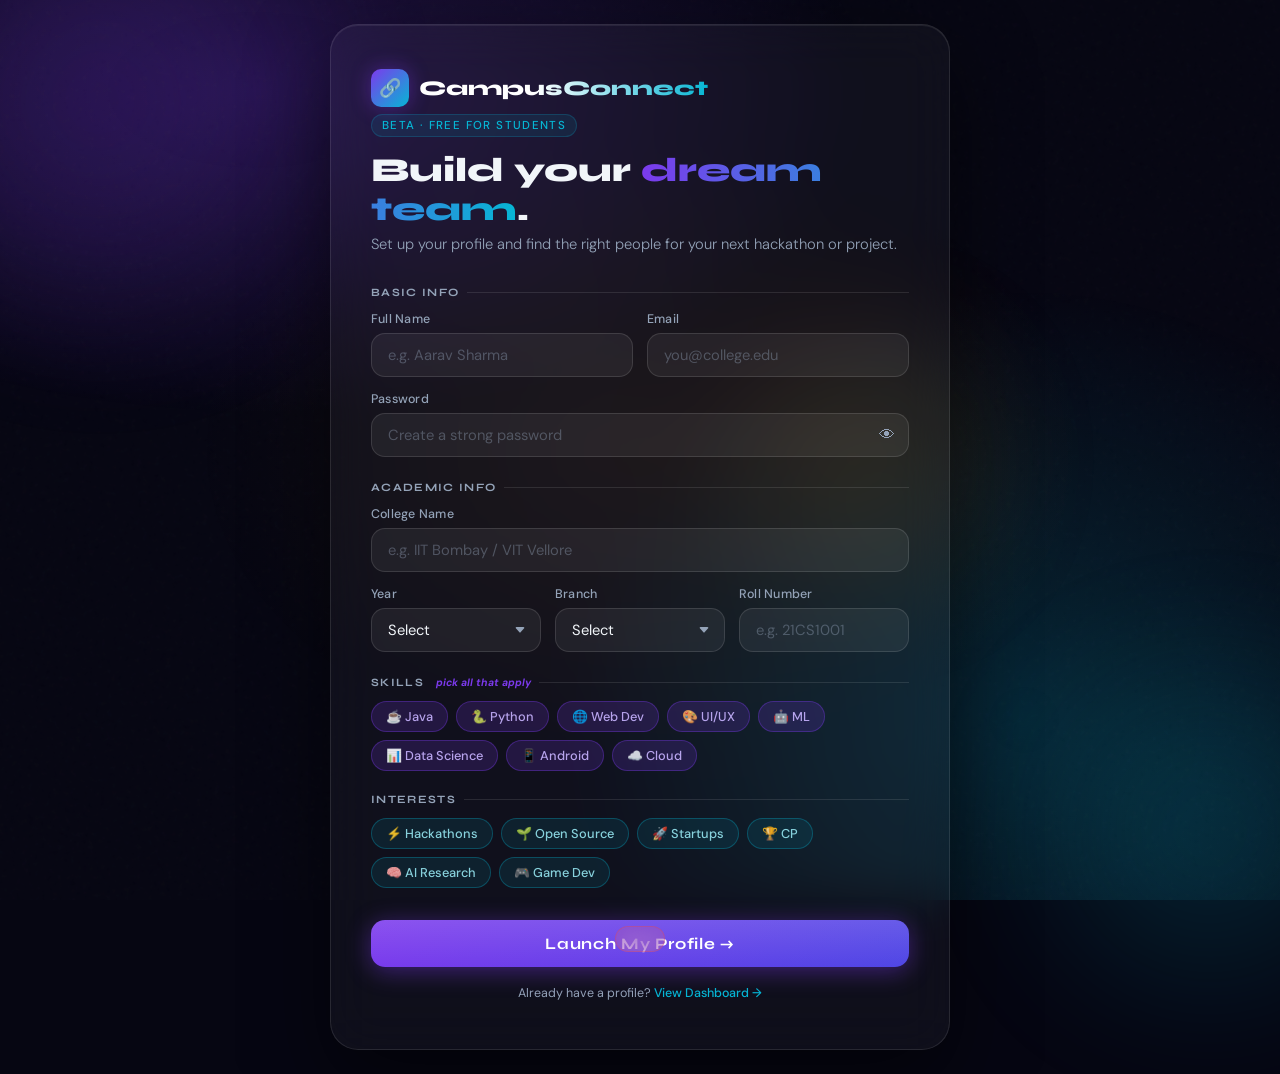
<file: login.html>
<!DOCTYPE html>
<html lang="en">
<head>
  <meta charset="UTF-8" />
  <meta name="viewport" content="width=device-width, initial-scale=1.0"/>
  <title>CampusConnect — Find Your Team</title>
  <link href="https://fonts.googleapis.com/css2?family=Syne:wght@400;600;700;800&family=DM+Sans:ital,wght@0,300;0,400;0,500;1,300&display=swap" rel="stylesheet"/>
  <style>
    *, *::before, *::after { box-sizing: border-box; margin: 0; padding: 0; }

    :root {
      --bg: #060612;
      --card: rgba(255,255,255,0.04);
      --border: rgba(255,255,255,0.10);
      --accent1: #7c3aed;
      --accent2: #06b6d4;
      --accent3: #f59e0b;
      --text: #f1f5f9;
      --muted: #94a3b8;
      --input-bg: rgba(255,255,255,0.06);
      --input-border: rgba(255,255,255,0.12);
      --input-focus: rgba(124,58,237,0.5);
      --radius: 14px;
      --tag-bg: rgba(124,58,237,0.18);
      --tag-active: rgba(124,58,237,0.55);
      --tag-border: rgba(124,58,237,0.35);
    }

    html { scroll-behavior: smooth; }

    body {
      font-family: 'DM Sans', sans-serif;
      background: var(--bg);
      color: var(--text);
      min-height: 100vh;
      display: flex;
      align-items: center;
      justify-content: center;
      padding: 24px 16px;
      position: relative;
      overflow-x: hidden;
    }

    /* Animated mesh background */
    body::before {
      content: '';
      position: fixed;
      inset: 0;
      background:
        radial-gradient(ellipse 80% 60% at 20% 10%, rgba(124,58,237,0.22) 0%, transparent 60%),
        radial-gradient(ellipse 60% 80% at 80% 80%, rgba(6,182,212,0.18) 0%, transparent 60%),
        radial-gradient(ellipse 50% 50% at 50% 50%, rgba(245,158,11,0.06) 0%, transparent 70%);
      pointer-events: none;
      z-index: 0;
    }

    /* Noise overlay */
    body::after {
      content: '';
      position: fixed;
      inset: 0;
      background-image: url("data:image/svg+xml,%3Csvg viewBox='0 0 200 200' xmlns='http://www.w3.org/2000/svg'%3E%3Cfilter id='n'%3E%3CfeTurbulence type='fractalNoise' baseFrequency='0.75' numOctaves='4' stitchTiles='stitch'/%3E%3C/filter%3E%3Crect width='100%25' height='100%25' filter='url(%23n)' opacity='0.04'/%3E%3C/svg%3E");
      pointer-events: none;
      z-index: 0;
      opacity: 0.5;
    }

    /* Floating orbs */
    .orb {
      position: fixed;
      border-radius: 50%;
      filter: blur(80px);
      opacity: 0.15;
      pointer-events: none;
      z-index: 0;
      animation: drift 12s ease-in-out infinite alternate;
    }
    .orb1 { width: 400px; height: 400px; background: var(--accent1); top: -100px; left: -100px; animation-duration: 14s; }
    .orb2 { width: 300px; height: 300px; background: var(--accent2); bottom: -80px; right: -80px; animation-duration: 10s; }
    .orb3 { width: 200px; height: 200px; background: var(--accent3); top: 40%; left: 60%; animation-duration: 18s; }

    @keyframes drift {
      from { transform: translate(0, 0) scale(1); }
      to   { transform: translate(30px, 20px) scale(1.08); }
    }

    /* Card */
    .card {
      position: relative;
      z-index: 1;
      width: 100%;
      max-width: 620px;
      background: var(--card);
      border: 1px solid var(--border);
      border-radius: 28px;
      backdrop-filter: blur(24px);
      -webkit-backdrop-filter: blur(24px);
      padding: 44px 40px 48px;
      box-shadow: 0 32px 80px rgba(0,0,0,0.5), inset 0 1px 0 rgba(255,255,255,0.07);
      animation: slideUp 0.6s cubic-bezier(0.22,1,0.36,1) both;
    }
    @keyframes slideUp {
      from { opacity: 0; transform: translateY(40px); }
      to   { opacity: 1; transform: translateY(0); }
    }

    /* Logo / Header */
    .logo {
      display: flex;
      align-items: center;
      gap: 10px;
      margin-bottom: 6px;
    }
    .logo-icon {
      width: 38px; height: 38px;
      background: linear-gradient(135deg, var(--accent1), var(--accent2));
      border-radius: 10px;
      display: flex; align-items: center; justify-content: center;
      font-size: 18px;
      box-shadow: 0 0 20px rgba(124,58,237,0.4);
    }
    .logo-text {
      font-family: 'Syne', sans-serif;
      font-weight: 800;
      font-size: 1.3rem;
      background: linear-gradient(90deg, #fff 40%, var(--accent2));
      -webkit-background-clip: text;
      -webkit-text-fill-color: transparent;
      background-clip: text;
    }

    .header-tag {
      display: inline-block;
      font-size: 0.72rem;
      font-weight: 500;
      letter-spacing: 0.12em;
      text-transform: uppercase;
      color: var(--accent2);
      background: rgba(6,182,212,0.1);
      border: 1px solid rgba(6,182,212,0.2);
      border-radius: 99px;
      padding: 3px 10px;
      margin-bottom: 14px;
    }

    h1 {
      font-family: 'Syne', sans-serif;
      font-size: clamp(1.6rem, 4vw, 2.1rem);
      font-weight: 800;
      line-height: 1.15;
      margin-bottom: 6px;
    }
    h1 span {
      background: linear-gradient(90deg, var(--accent1), var(--accent2));
      -webkit-background-clip: text;
      -webkit-text-fill-color: transparent;
      background-clip: text;
    }

    .subtitle {
      font-size: 0.92rem;
      color: var(--muted);
      margin-bottom: 32px;
      font-weight: 300;
    }

    /* Section label */
    .section-label {
      font-family: 'Syne', sans-serif;
      font-size: 0.7rem;
      font-weight: 700;
      text-transform: uppercase;
      letter-spacing: 0.12em;
      color: var(--muted);
      margin: 24px 0 12px;
      display: flex;
      align-items: center;
      gap: 8px;
    }
    .section-label::after {
      content: '';
      flex: 1;
      height: 1px;
      background: var(--border);
    }

    /* Grid */
    .grid-2 { display: grid; grid-template-columns: 1fr 1fr; gap: 14px; }
    .grid-3 { display: grid; grid-template-columns: 1fr 1fr 1fr; gap: 14px; }

    /* Input group */
    .field { display: flex; flex-direction: column; gap: 6px; }
    label {
      font-size: 0.78rem;
      font-weight: 500;
      color: var(--muted);
      letter-spacing: 0.02em;
    }

    input, select {
      background: var(--input-bg);
      border: 1px solid var(--input-border);
      border-radius: var(--radius);
      color: var(--text);
      font-family: 'DM Sans', sans-serif;
      font-size: 0.92rem;
      padding: 11px 16px;
      outline: none;
      transition: border-color 0.2s, box-shadow 0.2s, background 0.2s;
      width: 100%;
    }
    input::placeholder { color: rgba(148,163,184,0.4); }
    input:focus, select:focus {
      border-color: var(--accent1);
      box-shadow: 0 0 0 3px var(--input-focus);
      background: rgba(255,255,255,0.08);
    }
    select {
      appearance: none;
      background-image: url("data:image/svg+xml,%3Csvg xmlns='http://www.w3.org/2000/svg' width='12' height='12' fill='%2394a3b8' viewBox='0 0 16 16'%3E%3Cpath d='M7.247 11.14L2.451 5.658C1.885 5.013 2.345 4 3.204 4h9.592a1 1 0 0 1 .753 1.659l-4.796 5.48a1 1 0 0 1-1.506 0z'/%3E%3C/svg%3E");
      background-repeat: no-repeat;
      background-position: right 14px center;
      cursor: pointer;
    }
    select option { background: #1e1b4b; color: #fff; }

    /* Password wrapper */
    .pw-wrap { position: relative; }
    .pw-wrap input { padding-right: 44px; }
    .pw-toggle {
      position: absolute;
      right: 14px;
      top: 50%;
      transform: translateY(-50%);
      background: none;
      border: none;
      color: var(--muted);
      cursor: pointer;
      font-size: 1rem;
      padding: 0;
      line-height: 1;
      transition: color 0.2s;
    }
    .pw-toggle:hover { color: var(--text); }

    /* Tags multi-select */
    .tags-wrap {
      display: flex;
      flex-wrap: wrap;
      gap: 8px;
    }
    .tag {
      cursor: pointer;
      user-select: none;
      font-size: 0.8rem;
      font-weight: 500;
      padding: 6px 14px;
      border-radius: 99px;
      border: 1px solid var(--tag-border);
      background: var(--tag-bg);
      color: rgba(200,180,255,0.9);
      transition: all 0.18s;
    }
    .tag:hover { background: rgba(124,58,237,0.35); transform: translateY(-1px); }
    .tag.active {
      background: var(--tag-active);
      border-color: rgba(167,139,250,0.6);
      color: #fff;
      box-shadow: 0 0 12px rgba(124,58,237,0.35);
    }

    /* Interest tags — teal accent */
    .interest-tag {
      border-color: rgba(6,182,212,0.3);
      background: rgba(6,182,212,0.10);
      color: rgba(150,230,240,0.9);
    }
    .interest-tag:hover { background: rgba(6,182,212,0.25); }
    .interest-tag.active {
      background: rgba(6,182,212,0.38);
      border-color: rgba(6,182,212,0.7);
      color: #fff;
      box-shadow: 0 0 12px rgba(6,182,212,0.3);
    }

    /* CTA Button */
    .btn {
      width: 100%;
      margin-top: 32px;
      padding: 14px;
      border: none;
      border-radius: var(--radius);
      font-family: 'Syne', sans-serif;
      font-size: 1rem;
      font-weight: 700;
      letter-spacing: 0.04em;
      cursor: pointer;
      position: relative;
      overflow: hidden;
      background: linear-gradient(135deg, var(--accent1) 0%, #4f46e5 50%, var(--accent2) 100%);
      background-size: 200% 200%;
      color: #fff;
      transition: transform 0.18s, box-shadow 0.18s;
      box-shadow: 0 4px 24px rgba(124,58,237,0.45);
      animation: gradShift 4s ease infinite;
    }
    @keyframes gradShift {
      0%   { background-position: 0% 50%; }
      50%  { background-position: 100% 50%; }
      100% { background-position: 0% 50%; }
    }
    .btn:hover { transform: translateY(-2px); box-shadow: 0 8px 32px rgba(124,58,237,0.55); }
    .btn:active { transform: translateY(0); }
    .btn::after {
      content: '';
      position: absolute;
      inset: 0;
      background: linear-gradient(180deg, rgba(255,255,255,0.12) 0%, transparent 100%);
      pointer-events: none;
    }

    /* Divider */
    .divider {
      text-align: center;
      font-size: 0.78rem;
      color: var(--muted);
      margin-top: 20px;
    }
    .divider a { color: var(--accent2); text-decoration: none; font-weight: 500; }
    .divider a:hover { text-decoration: underline; }

    /* Error / validation */
    .err { font-size: 0.72rem; color: #f87171; margin-top: 2px; display: none; }

    /* Toast */
    .toast {
      position: fixed;
      bottom: 28px;
      left: 50%;
      transform: translateX(-50%) translateY(80px);
      background: rgba(239,68,68,0.15);
      border: 1px solid rgba(239,68,68,0.3);
      color: #fca5a5;
      padding: 12px 24px;
      border-radius: 99px;
      font-size: 0.85rem;
      backdrop-filter: blur(12px);
      z-index: 100;
      transition: transform 0.4s cubic-bezier(0.34,1.56,0.64,1);
      white-space: nowrap;
    }
    .toast.show { transform: translateX(-50%) translateY(0); }

    /* Responsive */
    @media (max-width: 580px) {
      .card { padding: 32px 22px 40px; }
      .grid-2, .grid-3 { grid-template-columns: 1fr; }
    }
    @media (max-width: 380px) {
      .card { padding: 28px 16px 36px; border-radius: 20px; }
    }
  </style>
</head>
<body>

<div class="orb orb1"></div>
<div class="orb orb2"></div>
<div class="orb orb3"></div>

<div class="card">

  <div class="logo">
    <div class="logo-icon">🔗</div>
    <span class="logo-text">CampusConnect</span>
  </div>

  <div class="header-tag">Beta · Free for students</div>

  <h1>Build your <span>dream team</span>.</h1>
  <p class="subtitle">Set up your profile and find the right people for your next hackathon or project.</p>

  <!-- BASIC INFO -->
  <div class="section-label">Basic Info</div>

  <div class="grid-2" style="margin-bottom:14px;">
    <div class="field">
      <label for="fullname">Full Name</label>
      <input id="fullname" type="text" placeholder="e.g. Aarav Sharma" autocomplete="name"/>
      <span class="err" id="err-fullname">Name is required</span>
    </div>
    <div class="field">
      <label for="email">Email</label>
      <input id="email" type="email" placeholder="you@college.edu" autocomplete="email"/>
      <span class="err" id="err-email">Valid email required</span>
    </div>
  </div>

  <div class="field" style="margin-bottom:14px;">
    <label for="password">Password</label>
    <div class="pw-wrap">
      <input id="password" type="password" placeholder="Create a strong password" autocomplete="new-password"/>
      <button class="pw-toggle" id="togglePw" tabindex="-1" type="button">👁</button>
    </div>
    <span class="err" id="err-password">Password must be at least 6 characters</span>
  </div>

  <!-- ACADEMIC INFO -->
  <div class="section-label">Academic Info</div>

  <div class="field" style="margin-bottom:14px;">
    <label for="college">College Name</label>
    <input id="college" type="text" placeholder="e.g. IIT Bombay / VIT Vellore" />
    <span class="err" id="err-college">College name is required</span>
  </div>

  <div class="grid-3" style="margin-bottom:14px;">
    <div class="field">
      <label for="year">Year</label>
      <select id="year">
        <option value="">Select</option>
        <option>1st Year</option>
        <option>2nd Year</option>
        <option>3rd Year</option>
        <option>4th Year</option>
      </select>
      <span class="err" id="err-year">Select year</span>
    </div>
    <div class="field">
      <label for="branch">Branch</label>
      <select id="branch">
        <option value="">Select</option>
        <option>CSE</option>
        <option>IT</option>
        <option>ECE</option>
        <option>EEE</option>
        <option>Mechanical</option>
        <option>Civil</option>
        <option>Chemical</option>
        <option>Aerospace</option>
        <option>BioTech</option>
        <option>MCA</option>
        <option>MBA</option>
        <option>Other</option>
      </select>
      <span class="err" id="err-branch">Select branch</span>
    </div>
    <div class="field">
      <label for="roll">Roll Number</label>
      <input id="roll" type="text" placeholder="e.g. 21CS1001"/>
      <span class="err" id="err-roll">Roll number required</span>
    </div>
  </div>

  <!-- SKILLS -->
  <div class="section-label">Skills <span style="font-size:0.65rem;margin-left:4px;font-family:'DM Sans';text-transform:none;letter-spacing:0;color:#7c3aed;font-style:italic;">pick all that apply</span></div>

  <div class="tags-wrap" id="skills-wrap">
    <span class="tag" data-val="Java">☕ Java</span>
    <span class="tag" data-val="Python">🐍 Python</span>
    <span class="tag" data-val="Web Development">🌐 Web Dev</span>
    <span class="tag" data-val="UI/UX">🎨 UI/UX</span>
    <span class="tag" data-val="Machine Learning">🤖 ML</span>
    <span class="tag" data-val="Data Science">📊 Data Science</span>
    <span class="tag" data-val="Android">📱 Android</span>
    <span class="tag" data-val="Cloud">☁️ Cloud</span>
  </div>
  <span class="err" id="err-skills">Pick at least one skill</span>

  <!-- INTERESTS -->
  <div class="section-label" style="margin-top:22px;">Interests</div>

  <div class="tags-wrap" id="interests-wrap">
    <span class="tag interest-tag" data-val="Hackathons">⚡ Hackathons</span>
    <span class="tag interest-tag" data-val="Open Source">🌱 Open Source</span>
    <span class="tag interest-tag" data-val="Startups">🚀 Startups</span>
    <span class="tag interest-tag" data-val="Competitive Programming">🏆 CP</span>
    <span class="tag interest-tag" data-val="AI Research">🧠 AI Research</span>
    <span class="tag interest-tag" data-val="Game Dev">🎮 Game Dev</span>
  </div>
  <span class="err" id="err-interests">Pick at least one interest</span>

  <button class="btn" id="submitBtn" type="button">Launch My Profile →</button>

  <div class="divider" style="margin-top:18px;">
    Already have a profile? <a href="dashboard.html">View Dashboard →</a>
  </div>

</div>

<!-- Toast -->
<div class="toast" id="toast"></div>

<script>
  // Password toggle
  document.getElementById('togglePw').addEventListener('click', () => {
    const pw = document.getElementById('password');
    pw.type = pw.type === 'password' ? 'text' : 'password';
  });

  // Tag selection
  function setupTags(wrapId) {
    const wrap = document.getElementById(wrapId);
    wrap.querySelectorAll('.tag').forEach(tag => {
      tag.addEventListener('click', () => tag.classList.toggle('active'));
    });
  }
  setupTags('skills-wrap');
  setupTags('interests-wrap');

  function getSelected(wrapId) {
    return [...document.querySelectorAll(`#${wrapId} .tag.active`)].map(t => t.dataset.val);
  }

  // Toast
  function showToast(msg) {
    const t = document.getElementById('toast');
    t.textContent = msg;
    t.classList.add('show');
    setTimeout(() => t.classList.remove('show'), 3200);
  }

  // Validate
  function validate() {
    let ok = true;
    const checks = [
      ['fullname',  v => v.trim().length > 1,          'err-fullname'],
      ['email',     v => /^[^\s@]+@[^\s@]+\.[^\s@]+$/.test(v), 'err-email'],
      ['password',  v => v.length >= 6,                 'err-password'],
      ['college',   v => v.trim().length > 1,           'err-college'],
      ['year',      v => v !== '',                       'err-year'],
      ['branch',    v => v !== '',                       'err-branch'],
      ['roll',      v => v.trim().length > 0,            'err-roll'],
    ];
    checks.forEach(([id, test, errId]) => {
      const el = document.getElementById(id);
      const errEl = document.getElementById(errId);
      const pass = test(el.value);
      errEl.style.display = pass ? 'none' : 'block';
      el.style.borderColor = pass ? '' : '#f87171';
      if (!pass) ok = false;
    });

    const skills = getSelected('skills-wrap');
    const errS = document.getElementById('err-skills');
    errS.style.display = skills.length ? 'none' : 'block';
    if (!skills.length) ok = false;

    const interests = getSelected('interests-wrap');
    const errI = document.getElementById('err-interests');
    errI.style.display = interests.length ? 'none' : 'block';
    if (!interests.length) ok = false;

    return ok;
  }

  document.getElementById('submitBtn').addEventListener('click', () => {
    if (!validate()) { showToast('⚠️ Please fill all required fields'); return; }

    const profile = {
      fullname:   document.getElementById('fullname').value.trim(),
      email:      document.getElementById('email').value.trim(),
      college:    document.getElementById('college').value.trim(),
      year:       document.getElementById('year').value,
      branch:     document.getElementById('branch').value,
      roll:       document.getElementById('roll').value.trim(),
      skills:     getSelected('skills-wrap'),
      interests:  getSelected('interests-wrap'),
      joined:     new Date().toLocaleDateString('en-IN', { month: 'long', year: 'numeric' }),
    };

    localStorage.setItem('campusconnect_profile', JSON.stringify(profile));
    document.getElementById('submitBtn').textContent = '✅ Profile saved! Redirecting…';
    setTimeout(() => { window.location.href = 'dashboard.html'; }, 900);
  });
</script>
</body>
</html>
</file>
